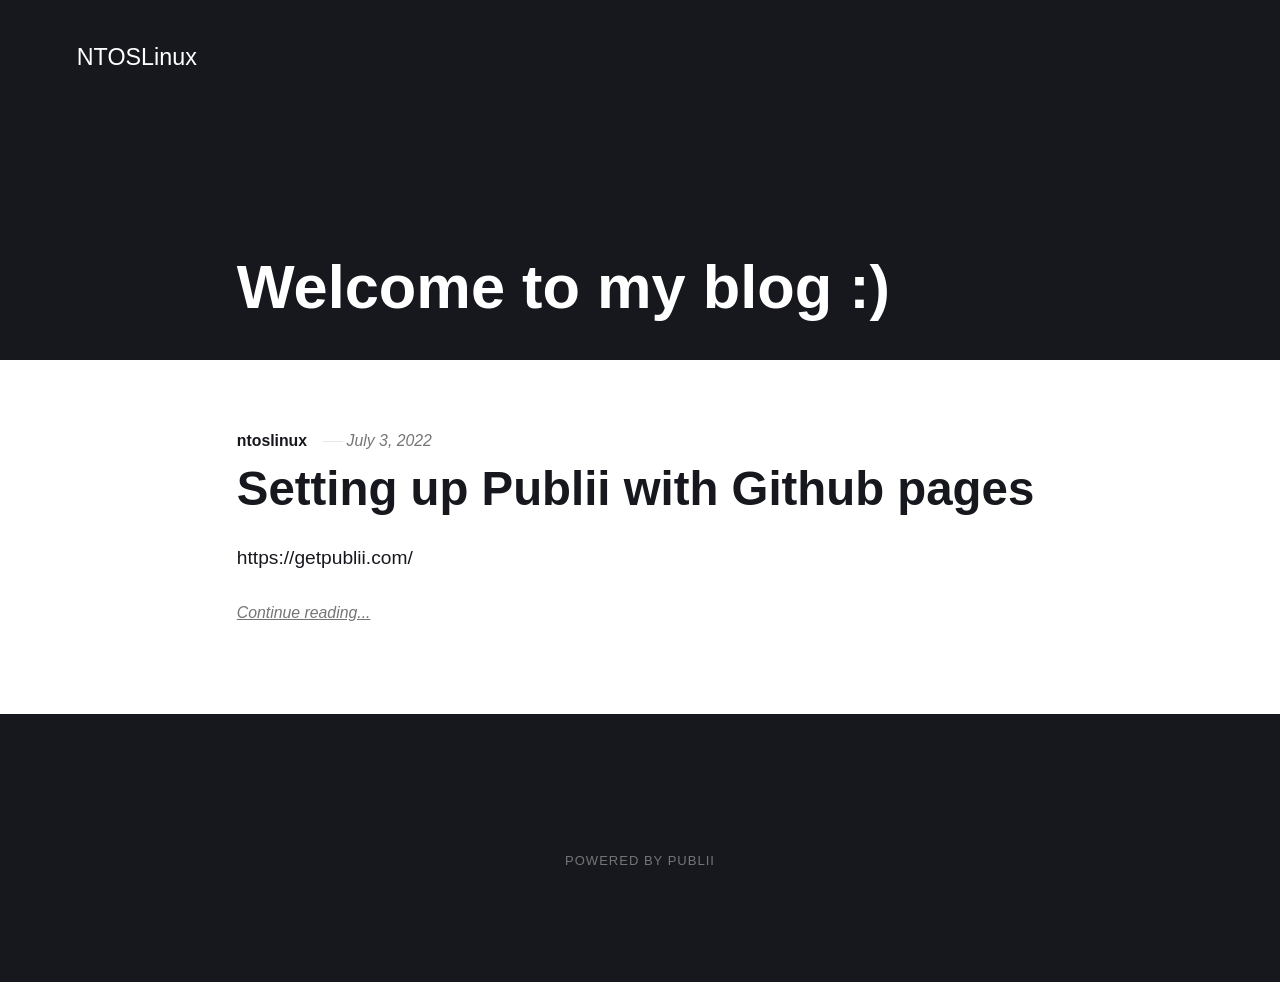
<file: index.html>
<!DOCTYPE html><html lang="en-gb"><head><meta charset="utf-8"><meta http-equiv="X-UA-Compatible" content="IE=edge"><meta name="viewport" content="width=device-width,initial-scale=1"><title>NTOSLinux</title><meta name="generator" content="Publii Open-Source CMS for Static Site"><link rel="canonical" href="https://ntoslinux.github.io/"><link rel="alternate" type="application/atom+xml" href="https://ntoslinux.github.io/feed.xml"><link rel="alternate" type="application/json" href="https://ntoslinux.github.io/feed.json"><meta property="og:title" content="NTOSLinux"><meta property="og:site_name" content="NTOSLinux"><meta property="og:description" content=""><meta property="og:url" content="https://ntoslinux.github.io/"><meta property="og:type" content="website"><link rel="stylesheet" href="https://ntoslinux.github.io/assets/css/style.css?v=cf2d3612cd53a516b9a3b734d9457e17"><script type="application/ld+json">{"@context":"http://schema.org","@type":"Organization","name":"NTOSLinux","url":"https://ntoslinux.github.io/"}</script></head><body><div class="site-container"><header class="top" id="js-header"><a class="logo" href="https://ntoslinux.github.io/">NTOSLinux</a></header><main><div class="hero"><header class="hero__content"><div class="wrapper"><h1>Welcome to my blog :)</h1></div></header></div><div class="feed"><article class="feed__item"><header class="wrapper"><div class="feed__meta"><a href="https://ntoslinux.github.io/authors/ntoslinux/" class="feed__author">ntoslinux</a> <time datetime="2022-07-03T21:47" class="feed__date">July 3, 2022</time></div><h2><a href="https://ntoslinux.github.io/setting-up-publii-with-github-pages.html">Setting up Publii with Github pages</a></h2></header><div class="wrapper"><p>https://getpublii.com/</p><a href="https://ntoslinux.github.io/setting-up-publii-with-github-pages.html" class="readmore feed__readmore">Continue reading...</a></div></article></div></main><footer class="footer"><div class="footer__copyright"><p>Powered by Publii</p></div><button onclick="backToTopFunction()" id="backToTop" class="footer__bttop" aria-label="Back to top" title="Back to top"><svg><use xlink:href="https://ntoslinux.github.io/assets/svg/svg-map.svg#toparrow"/></svg></button></footer></div><script>window.publiiThemeMenuConfig = {    
        mobileMenuMode: 'sidebar',
        animationSpeed: 300,
        submenuWidth: 'auto',
        doubleClickTime: 500,
        mobileMenuExpandableSubmenus: true, 
        relatedContainerForOverlayMenuSelector: '.top',
   };</script><script defer="defer" src="https://ntoslinux.github.io/assets/js/scripts.min.js?v=6ca8b60e6534a3888de1205e82df8528"></script><script>var images = document.querySelectorAll('img[loading]');

        for (var i = 0; i < images.length; i++) {
            if (images[i].complete) {
                images[i].classList.add('is-loaded');
            } else {
                images[i].addEventListener('load', function () {
                    this.classList.add('is-loaded');
                }, false);
            }
        }</script></body></html>
</file>
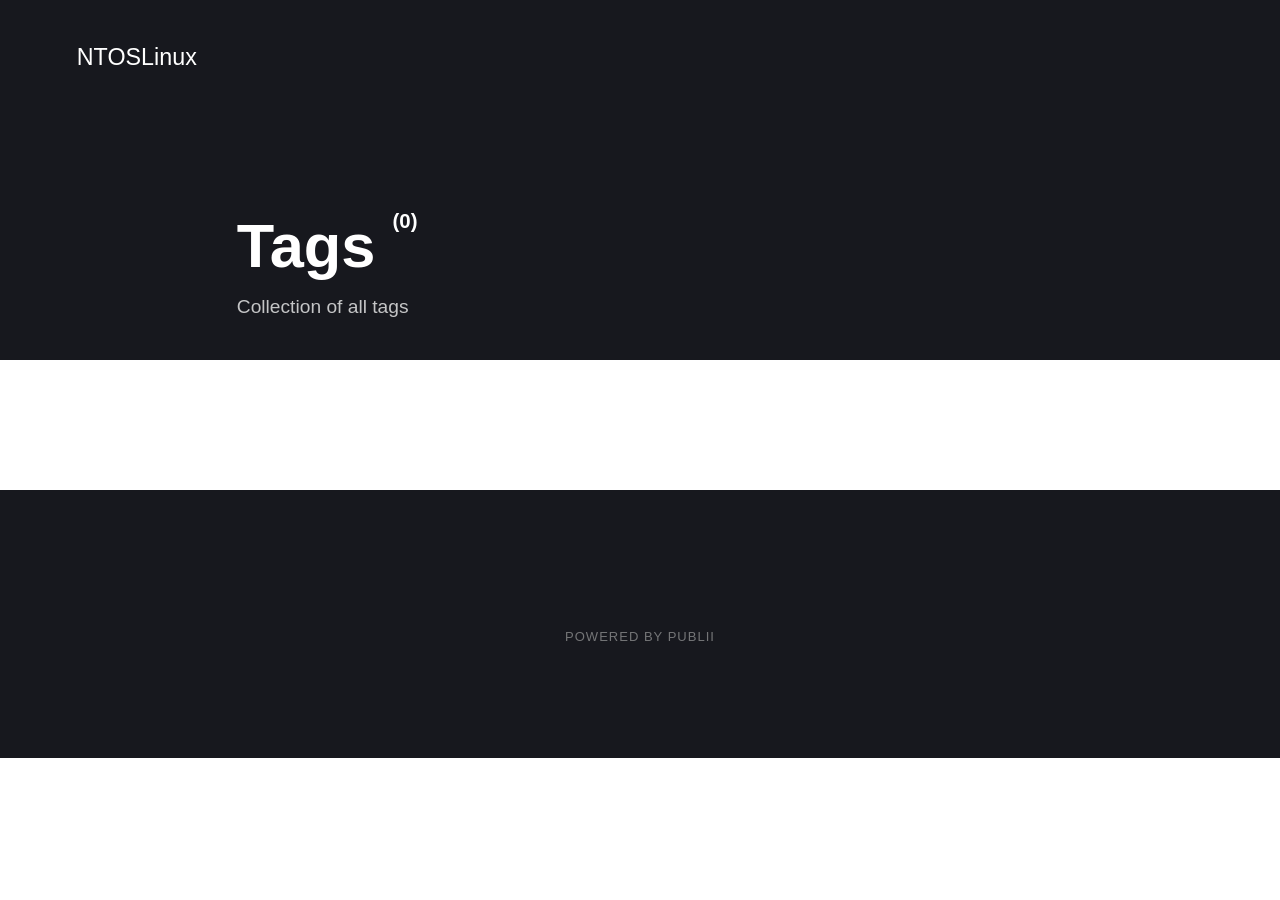
<file: tags/index.html>
<!DOCTYPE html><html lang="en-gb"><head><meta charset="utf-8"><meta http-equiv="X-UA-Compatible" content="IE=edge"><meta name="viewport" content="width=device-width,initial-scale=1"><title>All tags - NTOSLinux</title><meta name="robots" content="noindex, follow"><meta name="generator" content="Publii Open-Source CMS for Static Site"><link rel="alternate" type="application/atom+xml" href="https://ntoslinux.github.io/feed.xml"><link rel="alternate" type="application/json" href="https://ntoslinux.github.io/feed.json"><meta property="og:title" content="NTOSLinux"><meta property="og:site_name" content="NTOSLinux"><meta property="og:description" content=""><meta property="og:url" content="https://ntoslinux.github.io/tags/"><meta property="og:type" content="website"><link rel="stylesheet" href="https://ntoslinux.github.io/assets/css/style.css?v=cf2d3612cd53a516b9a3b734d9457e17"><script type="application/ld+json">{"@context":"http://schema.org","@type":"Organization","name":"NTOSLinux","url":"https://ntoslinux.github.io/"}</script></head><body><div class="site-container"><header class="top" id="js-header"><a class="logo" href="https://ntoslinux.github.io/">NTOSLinux</a></header><main><div class="hero"><header class="hero__content"><div class="wrapper"><h1>Tags <sup>(0)</sup></h1><p>Collection of all tags</p></div></header></div><div class="wrapper"><ul class="feed feed--grid"></ul></div></main><footer class="footer"><div class="footer__copyright"><p>Powered by Publii</p></div><button onclick="backToTopFunction()" id="backToTop" class="footer__bttop" aria-label="Back to top" title="Back to top"><svg><use xlink:href="https://ntoslinux.github.io/assets/svg/svg-map.svg#toparrow"/></svg></button></footer></div><script>window.publiiThemeMenuConfig = {    
        mobileMenuMode: 'sidebar',
        animationSpeed: 300,
        submenuWidth: 'auto',
        doubleClickTime: 500,
        mobileMenuExpandableSubmenus: true, 
        relatedContainerForOverlayMenuSelector: '.top',
   };</script><script defer="defer" src="https://ntoslinux.github.io/assets/js/scripts.min.js?v=6ca8b60e6534a3888de1205e82df8528"></script><script>var images = document.querySelectorAll('img[loading]');

        for (var i = 0; i < images.length; i++) {
            if (images[i].complete) {
                images[i].classList.add('is-loaded');
            } else {
                images[i].addEventListener('load', function () {
                    this.classList.add('is-loaded');
                }, false);
            }
        }</script></body></html>
</file>
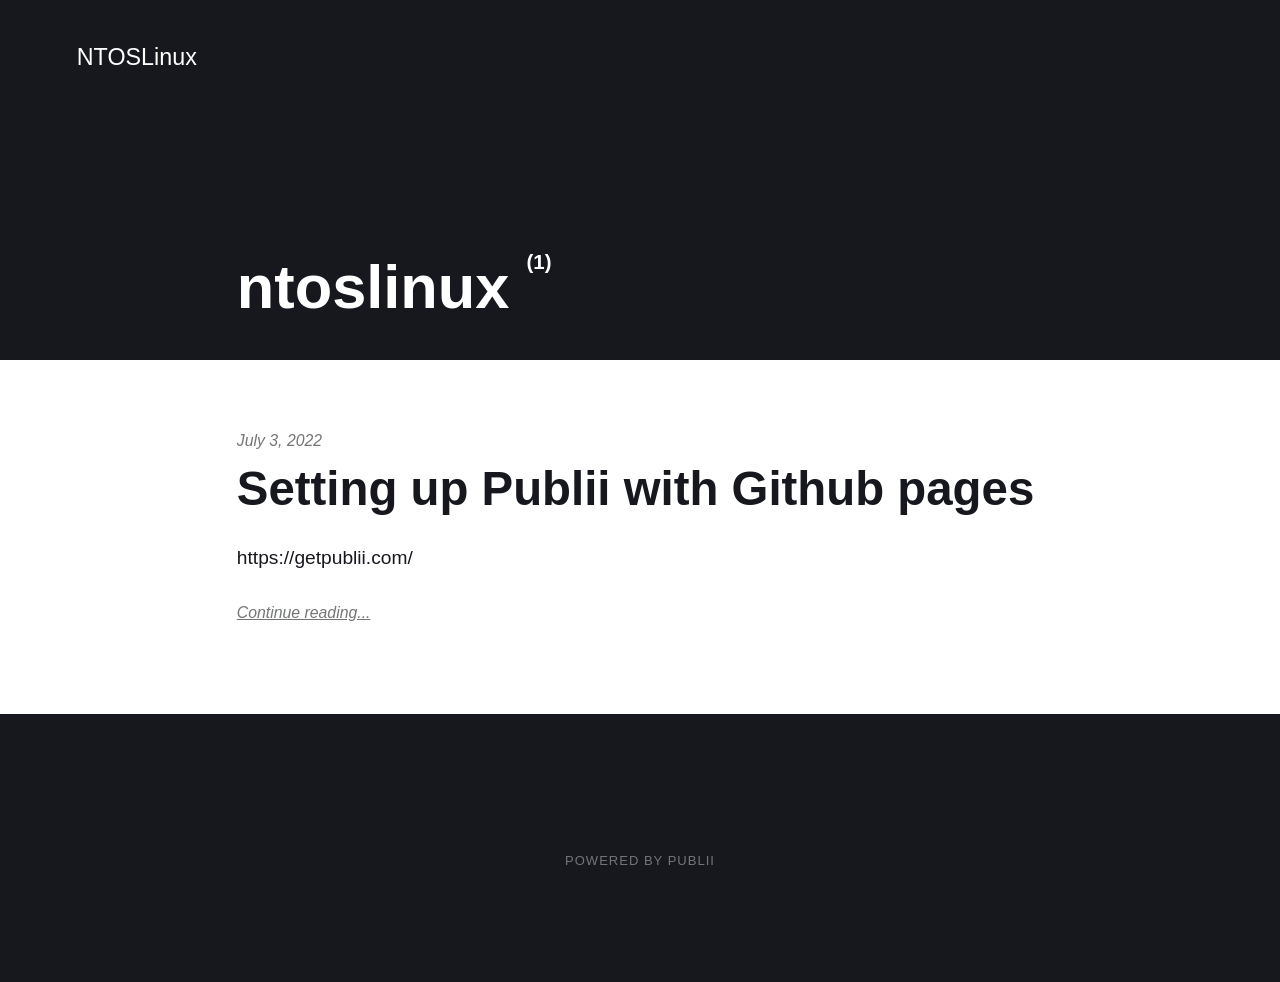
<file: authors/ntoslinux/index.html>
<!DOCTYPE html><html lang="en-gb"><head><meta charset="utf-8"><meta http-equiv="X-UA-Compatible" content="IE=edge"><meta name="viewport" content="width=device-width,initial-scale=1"><title>Author: ntoslinux - NTOSLinux</title><meta name="robots" content="noindex, follow"><meta name="generator" content="Publii Open-Source CMS for Static Site"><link rel="alternate" type="application/atom+xml" href="https://ntoslinux.github.io/feed.xml"><link rel="alternate" type="application/json" href="https://ntoslinux.github.io/feed.json"><meta property="og:title" content="ntoslinux"><meta property="og:site_name" content="NTOSLinux"><meta property="og:description" content=""><meta property="og:url" content="https://ntoslinux.github.io/authors/ntoslinux/"><meta property="og:type" content="website"><link rel="stylesheet" href="https://ntoslinux.github.io/assets/css/style.css?v=cf2d3612cd53a516b9a3b734d9457e17"><script type="application/ld+json">{"@context":"http://schema.org","@type":"Organization","name":"NTOSLinux","url":"https://ntoslinux.github.io/"}</script></head><body><div class="site-container"><header class="top" id="js-header"><a class="logo" href="https://ntoslinux.github.io/">NTOSLinux</a></header><main><div class="hero author"><header class="hero__content"><div class="wrapper"><h1>ntoslinux <sup>(1)</sup></h1></div></header></div><div class="feed"><article class="feed__item"><header class="wrapper"><div class="feed__meta"><time datetime="2022-07-03T21:47" class="feed__date">July 3, 2022</time></div><h2><a href="https://ntoslinux.github.io/setting-up-publii-with-github-pages.html">Setting up Publii with Github pages</a></h2></header><div class="wrapper"><p>https://getpublii.com/</p><a href="https://ntoslinux.github.io/setting-up-publii-with-github-pages.html" class="readmore feed__readmore">Continue reading...</a></div></article></div></main><footer class="footer"><div class="footer__copyright"><p>Powered by Publii</p></div><button onclick="backToTopFunction()" id="backToTop" class="footer__bttop" aria-label="Back to top" title="Back to top"><svg><use xlink:href="https://ntoslinux.github.io/assets/svg/svg-map.svg#toparrow"/></svg></button></footer></div><script>window.publiiThemeMenuConfig = {    
        mobileMenuMode: 'sidebar',
        animationSpeed: 300,
        submenuWidth: 'auto',
        doubleClickTime: 500,
        mobileMenuExpandableSubmenus: true, 
        relatedContainerForOverlayMenuSelector: '.top',
   };</script><script defer="defer" src="https://ntoslinux.github.io/assets/js/scripts.min.js?v=6ca8b60e6534a3888de1205e82df8528"></script><script>var images = document.querySelectorAll('img[loading]');

        for (var i = 0; i < images.length; i++) {
            if (images[i].complete) {
                images[i].classList.add('is-loaded');
            } else {
                images[i].addEventListener('load', function () {
                    this.classList.add('is-loaded');
                }, false);
            }
        }</script></body></html>
</file>
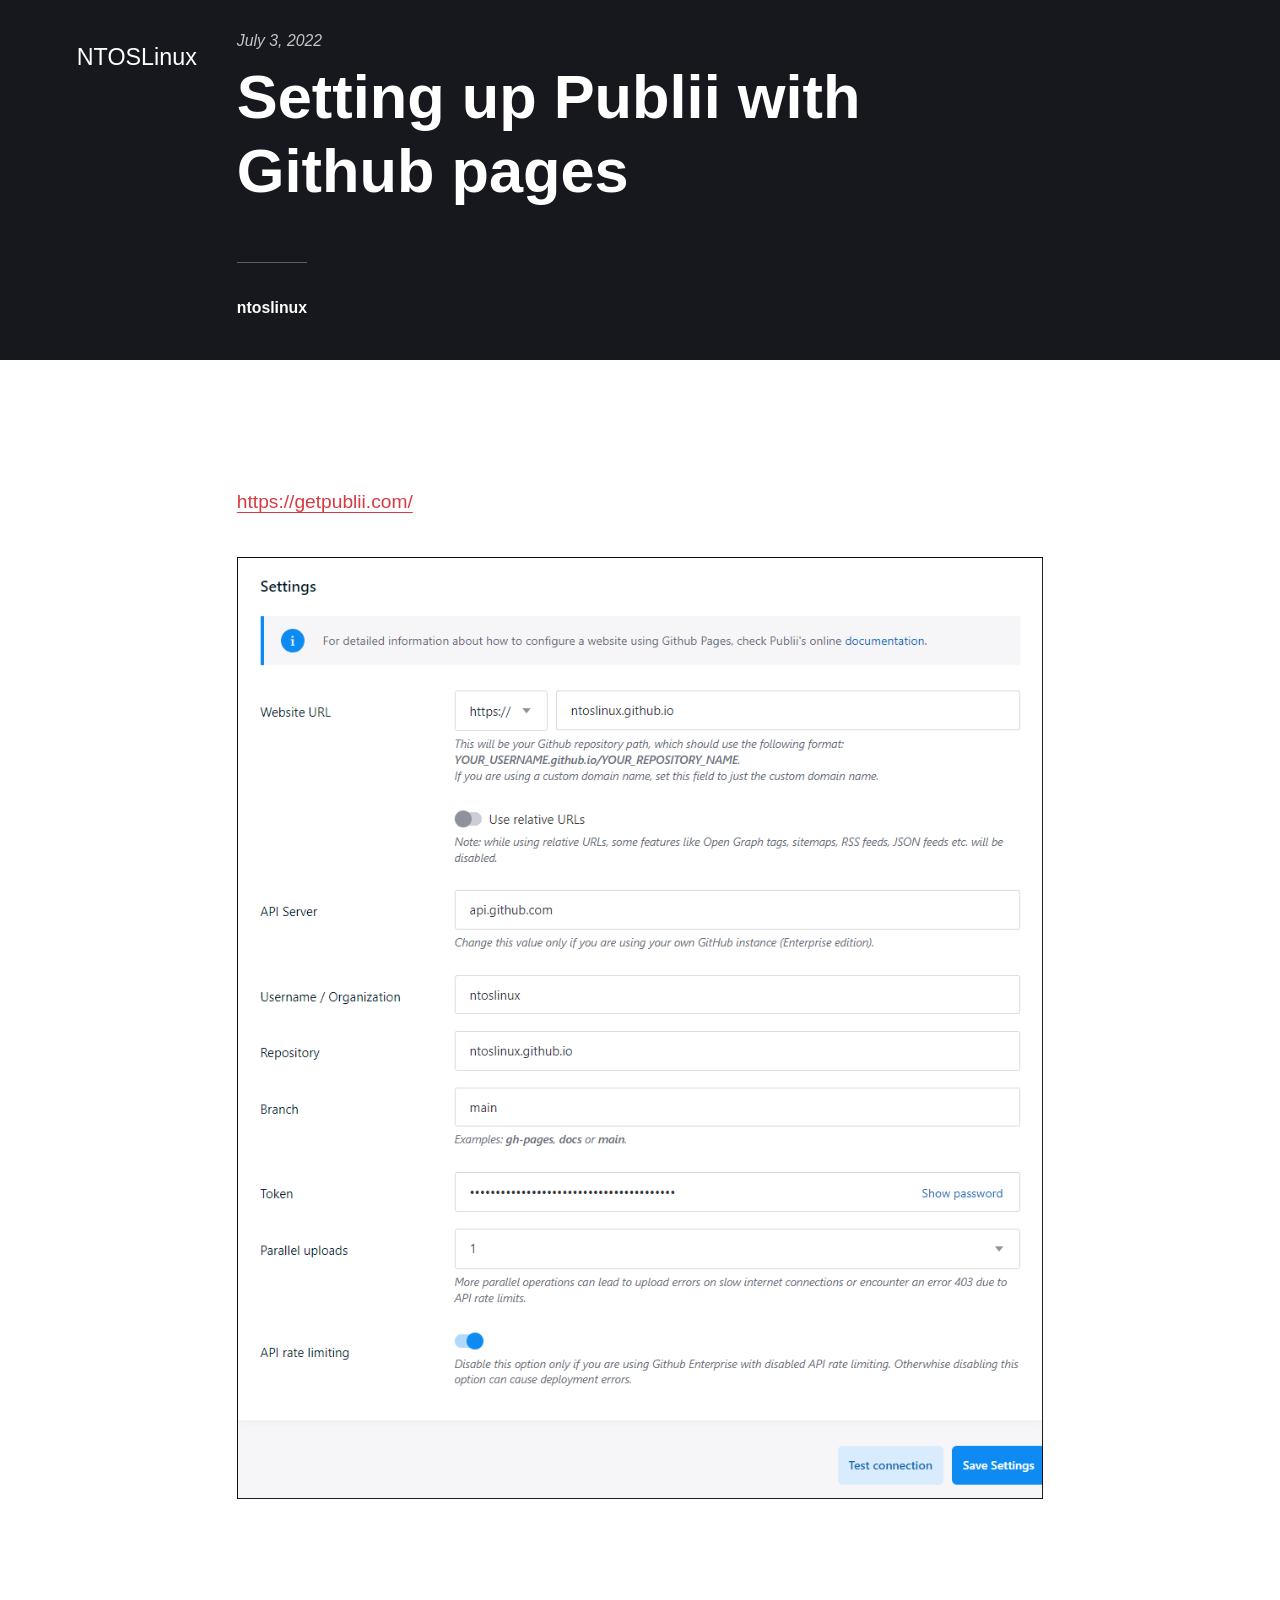
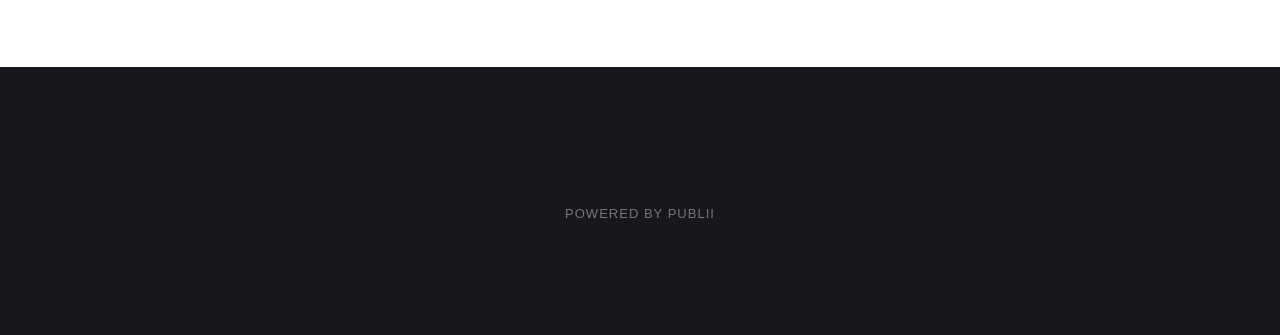
<file: setting-up-publii-with-github-pages.html>
<!DOCTYPE html><html lang="en-gb"><head><meta charset="utf-8"><meta http-equiv="X-UA-Compatible" content="IE=edge"><meta name="viewport" content="width=device-width,initial-scale=1"><title>Setting up Publii with Github pages - NTOSLinux</title><meta name="description" content="https://getpublii.com/"><meta name="generator" content="Publii Open-Source CMS for Static Site"><link rel="canonical" href="https://ntoslinux.github.io/setting-up-publii-with-github-pages.html"><link rel="alternate" type="application/atom+xml" href="https://ntoslinux.github.io/feed.xml"><link rel="alternate" type="application/json" href="https://ntoslinux.github.io/feed.json"><meta property="og:title" content="Setting up Publii with Github pages"><meta property="og:site_name" content="NTOSLinux"><meta property="og:description" content="https://getpublii.com/"><meta property="og:url" content="https://ntoslinux.github.io/setting-up-publii-with-github-pages.html"><meta property="og:type" content="article"><link rel="stylesheet" href="https://ntoslinux.github.io/assets/css/style.css?v=cf2d3612cd53a516b9a3b734d9457e17"><script type="application/ld+json">{"@context":"http://schema.org","@type":"Article","mainEntityOfPage":{"@type":"WebPage","@id":"https://ntoslinux.github.io/setting-up-publii-with-github-pages.html"},"headline":"Setting up Publii with Github pages","datePublished":"2022-07-03T21:47","dateModified":"2022-07-03T21:47","description":"https://getpublii.com/","author":{"@type":"Person","name":"ntoslinux","url":"https://ntoslinux.github.io/authors/ntoslinux/"},"publisher":{"@type":"Organization","name":"ntoslinux"}}</script></head><body><div class="site-container"><header class="top" id="js-header"><a class="logo" href="https://ntoslinux.github.io/">NTOSLinux</a></header><main><article class="post"><div class="hero"><header class="hero__content"><div class="wrapper"><div class="post__meta"><time datetime="2022-07-03T21:47">July 3, 2022</time></div><h1>Setting up Publii with Github pages</h1><div class="post__meta post__meta--author"><a href="https://ntoslinux.github.io/authors/ntoslinux/" class="feed__author">ntoslinux</a></div></div></header></div><div class="wrapper post__entry"><p> </p><p><a href="https://getpublii.com/">https://getpublii.com/</a> </p><figure class="post__image"><img loading="lazy" src="https://ntoslinux.github.io/media/posts/2/2022-07-03_214357.png" sizes="100vw" srcset="https://ntoslinux.github.io/media/posts/2/responsive/2022-07-03_214357-xs.png 300w, https://ntoslinux.github.io/media/posts/2/responsive/2022-07-03_214357-sm.png 480w, https://ntoslinux.github.io/media/posts/2/responsive/2022-07-03_214357-md.png 768w, https://ntoslinux.github.io/media/posts/2/responsive/2022-07-03_214357-lg.png 1024w, https://ntoslinux.github.io/media/posts/2/responsive/2022-07-03_214357-xl.png 1360w, https://ntoslinux.github.io/media/posts/2/responsive/2022-07-03_214357-2xl.png 1600w" alt="" width="955" height="1115"></figure></div><footer class="wrapper post__footer"><div class="post__share"></div></footer></article><div class="post__comments"><div class="wrapper"></div></div></main><footer class="footer"><div class="footer__copyright"><p>Powered by Publii</p></div><button onclick="backToTopFunction()" id="backToTop" class="footer__bttop" aria-label="Back to top" title="Back to top"><svg><use xlink:href="https://ntoslinux.github.io/assets/svg/svg-map.svg#toparrow"/></svg></button></footer></div><script>window.publiiThemeMenuConfig = {    
        mobileMenuMode: 'sidebar',
        animationSpeed: 300,
        submenuWidth: 'auto',
        doubleClickTime: 500,
        mobileMenuExpandableSubmenus: true, 
        relatedContainerForOverlayMenuSelector: '.top',
   };</script><script defer="defer" src="https://ntoslinux.github.io/assets/js/scripts.min.js?v=6ca8b60e6534a3888de1205e82df8528"></script><script>var images = document.querySelectorAll('img[loading]');

        for (var i = 0; i < images.length; i++) {
            if (images[i].complete) {
                images[i].classList.add('is-loaded');
            } else {
                images[i].addEventListener('load', function () {
                    this.classList.add('is-loaded');
                }, false);
            }
        }</script></body></html>
</file>
